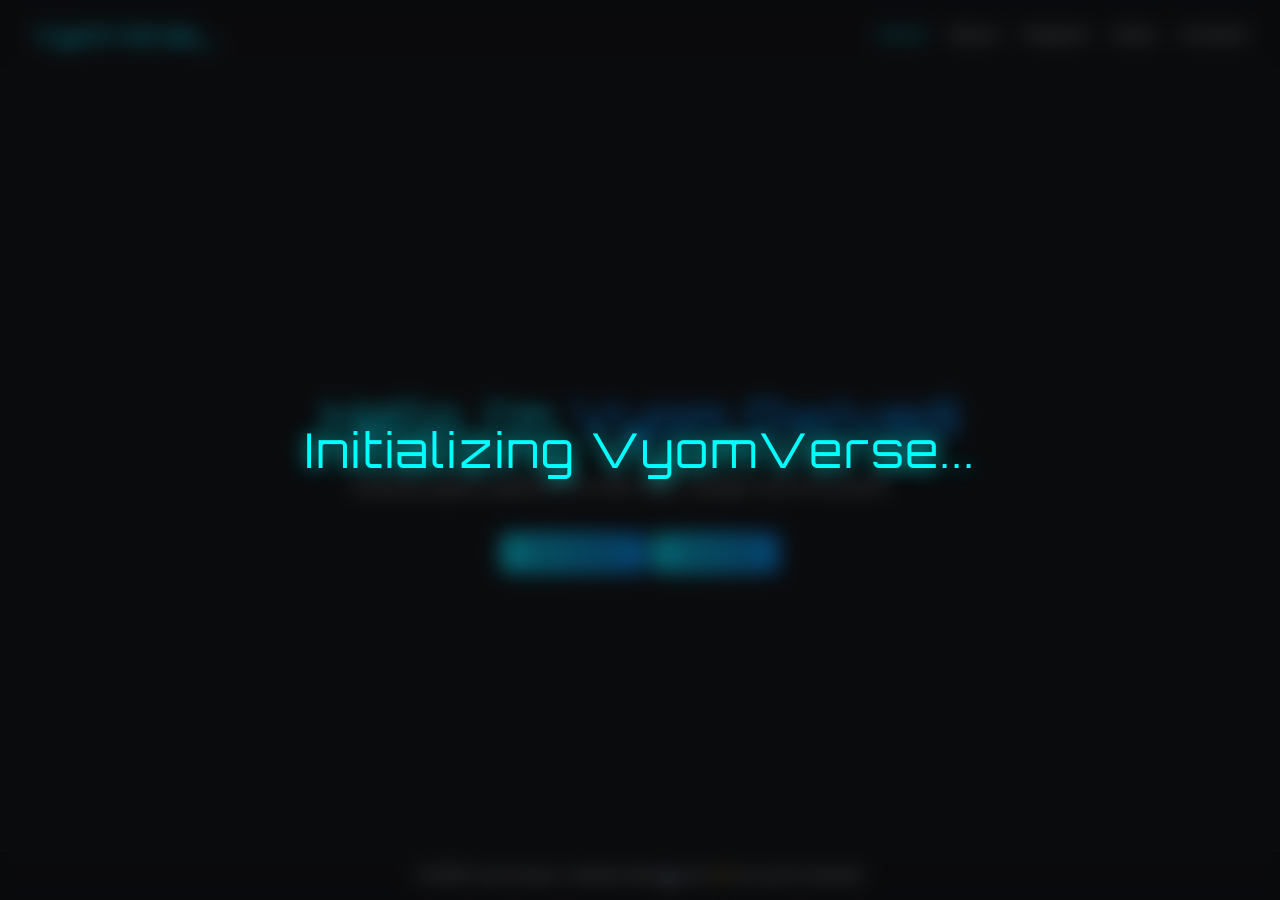
<file: index.html>
<!DOCTYPE html>
<html lang="en">
<head>
  <meta charset="UTF-8">
  <meta name="viewport" content="width=device-width, initial-scale=1.0">
  <title>VyomVerse | Developer Portfolio</title>
  <link rel="stylesheet" href="css/style.css">
  <link rel="stylesheet" href="https://fonts.googleapis.com/css2?family=Orbitron:wght@400;600&family=Poppins:wght@300;500&display=swap">
</head>
<body>

  <header class="navbar">
    <h2 class="logo">VyomVerse_<span></span></h2>
    <nav class="nav">
      <a href="index.html" class="active">Home</a>
      <a href="about.html">About</a>
      <a href="projects.html">Projects</a>
      <a href="stats.html">Stats</a>
      <a href="contact.html">Contact</a>
    </nav>
  </header>

  <section class="hero">
    <div class="hero-content">
      <h1>Hello, I'm <span class="highlight">Vyom Dwivedi</span></h1>
      <p>Building digital experiences with logic, design, and innovation.</p>
      <div class="hero-buttons">
        <button class="btn primary">
          <a href="projects.html">View My Work</a>
        </button>
        <button class="btn secondary">
          <a href="contact.html">Contact Me</a>
        </button>
      </div>
    </div>
  </section>

  <footer class="site-footer">
    <p>© 2025 VyomVerse. Crafted with 💻 and ⚡ by Vyom Dwivedi.</p>
  </footer>
  
  <div id="loading-screen">
    <div class="loading-text">Initializing VyomVerse...</div>
  </div>  

  <script src="js/main.js"></script>
</body>
</html>
</file>
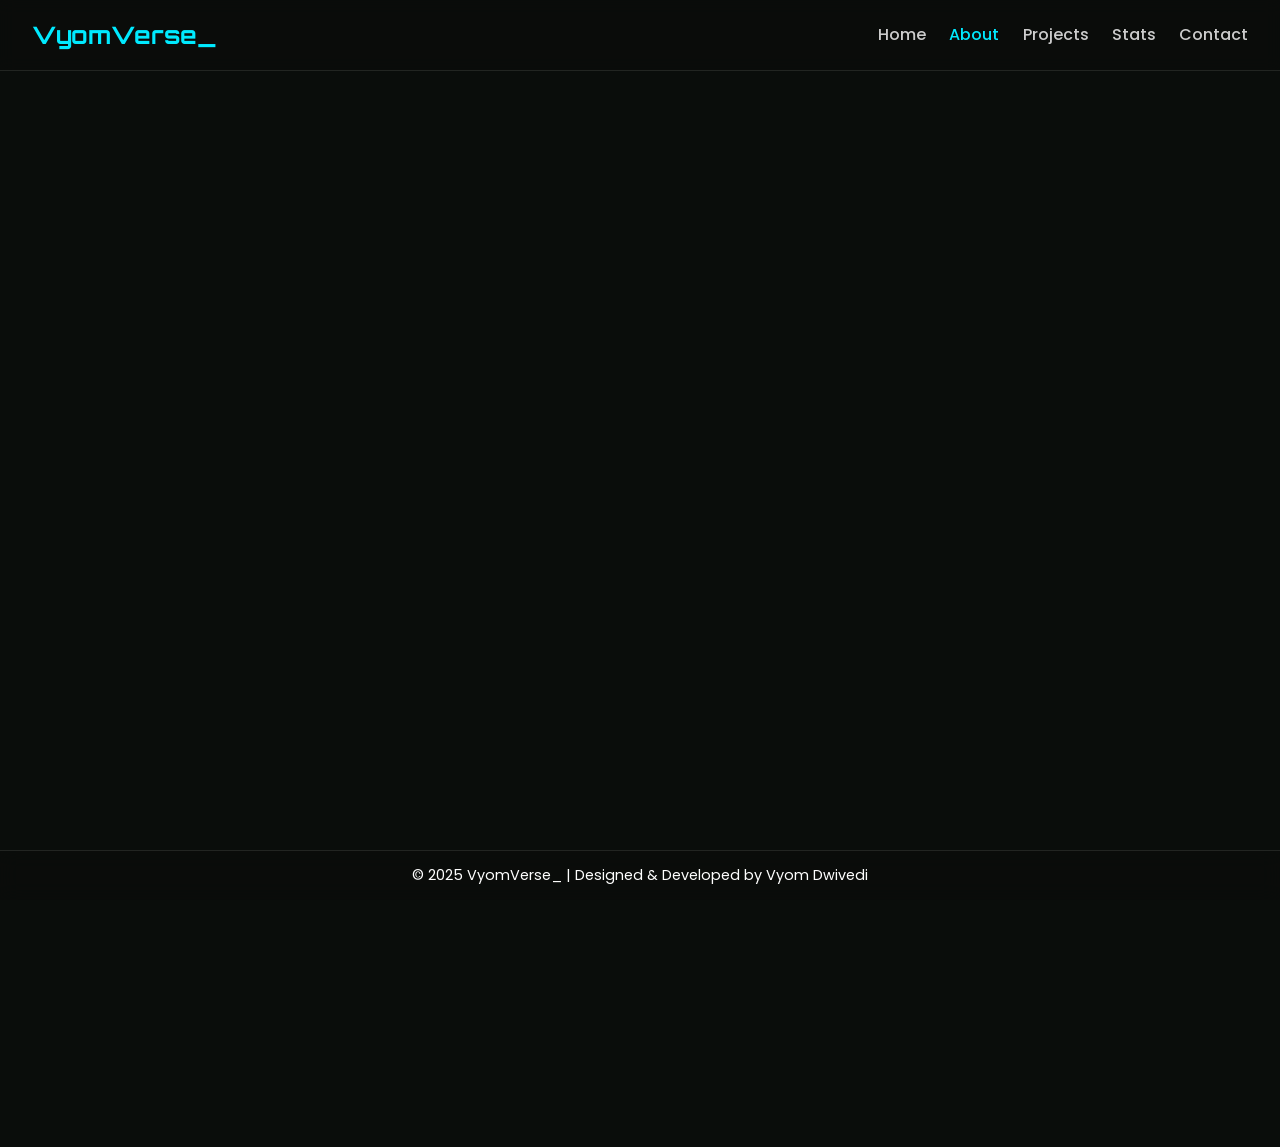
<file: about.html>
<!DOCTYPE html>
<html lang="en">
<head>
  <meta charset="UTF-8" />
  <meta name="viewport" content="width=device-width, initial-scale=1.0" />
  <title>About | VyomVerse_</title>
  <link rel="stylesheet" href="css/style.css" />
  <link rel="stylesheet" href="css/about.css" />
  <link href="https://fonts.googleapis.com/css2?family=Orbitron:wght@600&family=Poppins:wght@300;400;600&display=swap" rel="stylesheet">
</head>
<body>

  
  <header class="navbar">
    <h2 class="logo">VyomVerse_<span></span></h2>
    <nav class="nav">
      <a href="index.html">Home</a>
      <a href="about.html" class="active">About</a>
      <a href="projects.html">Projects</a>
      <a href="stats.html">Stats</a>
      <a href="contact.html">Contact</a>
    </nav>
  </header>

  
  <section class="about-section">
    <div class="about-container">
      <div class="about-image fade-in">
        <img src="assets/profile.jpg" alt="Vyom Dwivedi">
      </div>

      <div class="about-text slide-up">
        <h2>System Info</h2>
        <h3>Vyom Dwivedi</h3>
        <p class="subtitle">Part-Time Programmer & 3D Designer</p>
        <p>
          My name is <strong>Vyom Dwivedi</strong>, and I’m a student passionate about 
          <strong>coding</strong>, <strong>3D design</strong>, and <strong>UI/UX development</strong>. 
          Beyond the screen, I enjoy <strong>playing and creating games</strong>, exploring <strong>trading</strong>,
          and experimenting with how design and logic come together.  
          Off the court, I’ve been actively playing <strong>basketball</strong> for the past three years — 
          the last two at a <strong>professional level</strong>.  
          I believe in growth through passion, precision, and purpose-driven creation.
        </p>
      </div>
    </div>

    
    <div class="timeline fade-in">
      <h2 class="timeline-title">Developer Journey</h2>
      <div class="timeline-item">
        <div class="timeline-dot"></div>
        <div class="timeline-content">
          <h3>2020 – 2022</h3>
          <p>Discovered my passion for <strong>programming</strong> and <strong>digital design</strong>.  
            Started experimenting with code, electronics, and creative logic.</p>
        </div>
      </div>

      <div class="timeline-item">
        <div class="timeline-dot"></div>
        <div class="timeline-content">
          <h3>2023</h3>
          <p>Began <strong>3D modeling</strong> and <strong>UI/UX</strong> exploration — 
            blending visual design with technology.</p>
        </div>
      </div>

      <div class="timeline-item">
        <div class="timeline-dot"></div>
        <div class="timeline-content">
          <h3>2024</h3>
          <p>Created advanced <strong>apps</strong>, <strong>web interfaces</strong>, and 
            automation prototypes — expanding into full-stack concepts.</p>
        </div>
      </div>

      <div class="timeline-item">
        <div class="timeline-dot"></div>
        <div class="timeline-content">
          <h3>2025</h3>
          <p>Focused on <strong>AI-driven experiences</strong> and futuristic design — 
            integrating creativity with intelligent systems.</p>
        </div>
      </div>
    </div>
  </section>

  
  <footer class="site-footer">
    <p>© 2025 VyomVerse_ | Designed & Developed by Vyom Dwivedi</p>
  </footer>

</body>
</html>
</file>
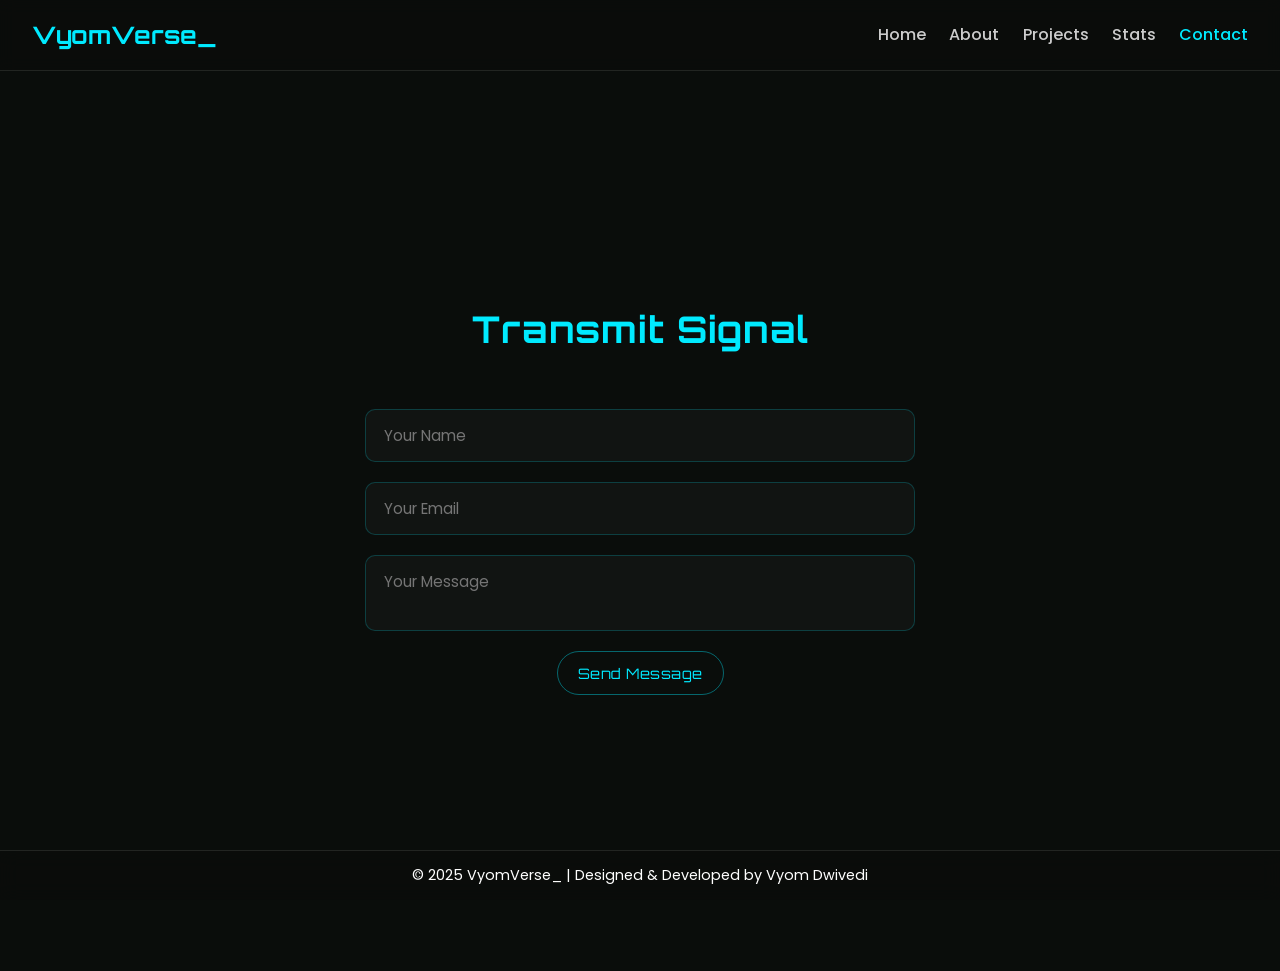
<file: contact.html>
<!DOCTYPE html>
<html lang="en">
<head>
  <meta charset="UTF-8">
  <meta name="viewport" content="width=device-width, initial-scale=1.0">
  <title>Contact | VyomVerse_</title>
  <link rel="stylesheet" href="css/style.css">
  <link rel="stylesheet" href="css/contact.css">
  <link rel="stylesheet" href="https://fonts.googleapis.com/css2?family=Orbitron:wght@400;600&family=Poppins:wght@300;500&display=swap">
</head>
<body>

  <header class="navbar">
    <h2 class="logo">VyomVerse_<span></span></h2>
    <nav class="nav">
      <a href="index.html">Home</a>
      <a href="about.html">About</a>
      <a href="projects.html">Projects</a>
      <a href="stats.html">Stats</a>
      <a href="contact.html" class="active">Contact</a>
    </nav>
  </header>

  <section class="contact-section">
    <h2>Transmit Signal</h2>
    <form id="contactForm">
      <input type="text" placeholder="Your Name" required>
      <input type="email" placeholder="Your Email" required>
      <textarea placeholder="Your Message" required></textarea>
      <button type="submit" class="btn">Send Message</button>
    </form>
    <p id="formMessage"></p>
  </section>

  <footer class="site-footer">
    <p>© 2025 VyomVerse_ | Designed & Developed by Vyom Dwivedi</p>
  </footer>

  <script src="js/contact.js"></script>
</body>
</html>
</file>
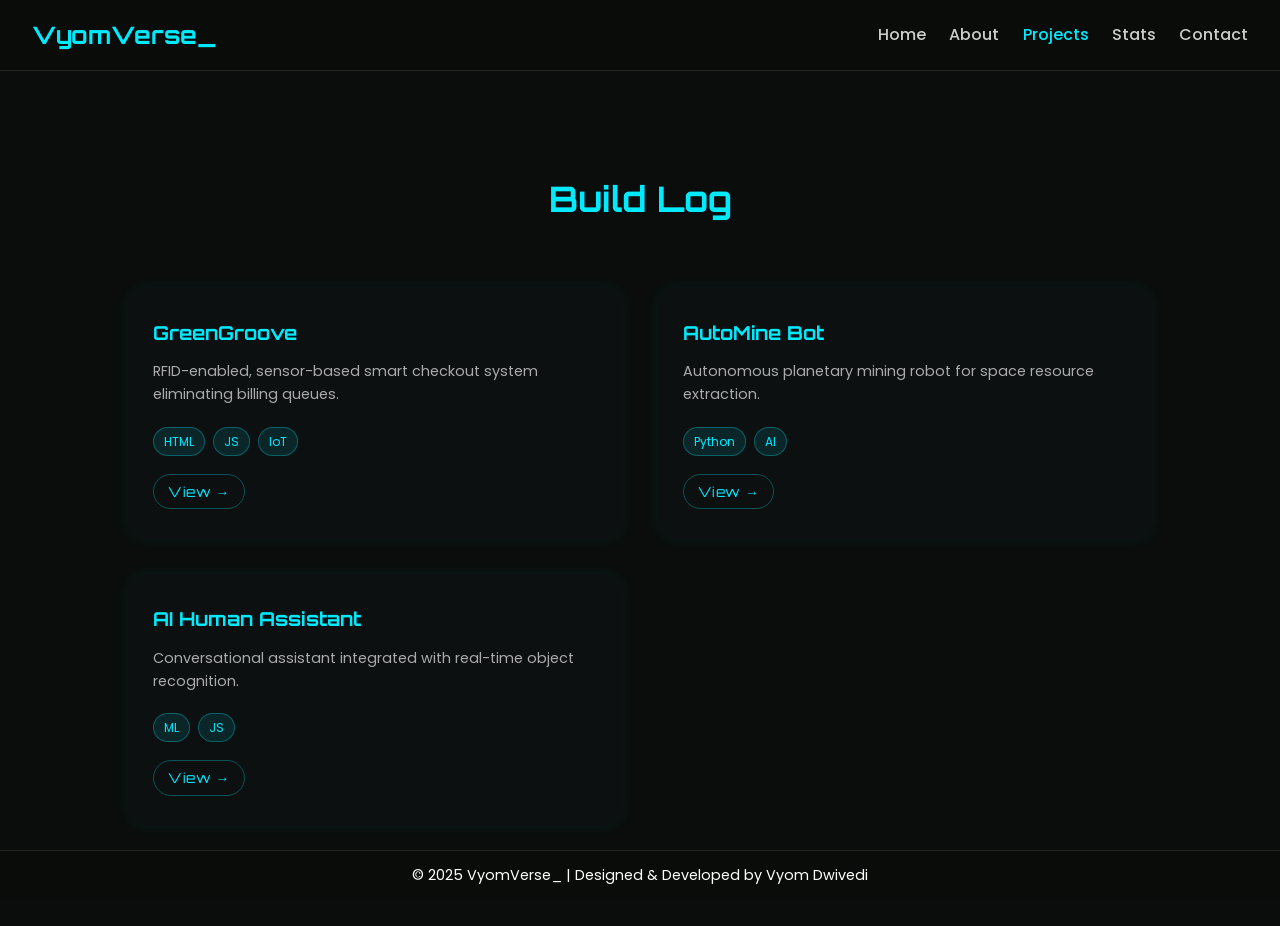
<file: projects.html>
<!DOCTYPE html>
<html lang="en">
<head>
  <meta charset="UTF-8">
  <meta name="viewport" content="width=device-width, initial-scale=1.0">
  <title>Projects | VyomVerse_</title>
  <link rel="stylesheet" href="css/style.css">
  <link rel="stylesheet" href="css/projects.css">
  <link rel="stylesheet" href="https://fonts.googleapis.com/css2?family=Orbitron:wght@400;600&family=Poppins:wght@300;500&display=swap">
</head>
<body>

  <header class="navbar">
    <h2 class="logo">VyomVerse_<span></span></h2>
    <nav class="nav">
      <a href="index.html">Home</a>
      <a href="about.html">About</a>
      <a href="projects.html" class="active">Projects</a>
      <a href="stats.html">Stats</a>
      <a href="contact.html">Contact</a>
    </nav>
  </header>

  <section class="projects">
    <h2>Build Log</h2>
    <div class="project-grid">
      <div class="project-card">
        <h3>GreenGroove</h3>
        <p>RFID-enabled, sensor-based smart checkout system eliminating billing queues.</p>
        <div class="tags"><span>HTML</span><span>JS</span><span>IoT</span></div>
        <a href="#" class="btn-small">View →</a>
      </div>

      <div class="project-card">
        <h3>AutoMine Bot</h3>
        <p>Autonomous planetary mining robot for space resource extraction.</p>
        <div class="tags"><span>Python</span><span>AI</span></div>
        <a href="#" class="btn-small">View →</a>
      </div>

      <div class="project-card">
        <h3>AI Human Assistant</h3>
        <p>Conversational assistant integrated with real-time object recognition.</p>
        <div class="tags"><span>ML</span><span>JS</span></div>
        <a href="#" class="btn-small">View →</a>
      </div>
    </div>
  </section>

  <footer class="site-footer">
    <p>© 2025 VyomVerse_ | Designed & Developed by Vyom Dwivedi</p>
  </footer>
</body>
</html>
</file>
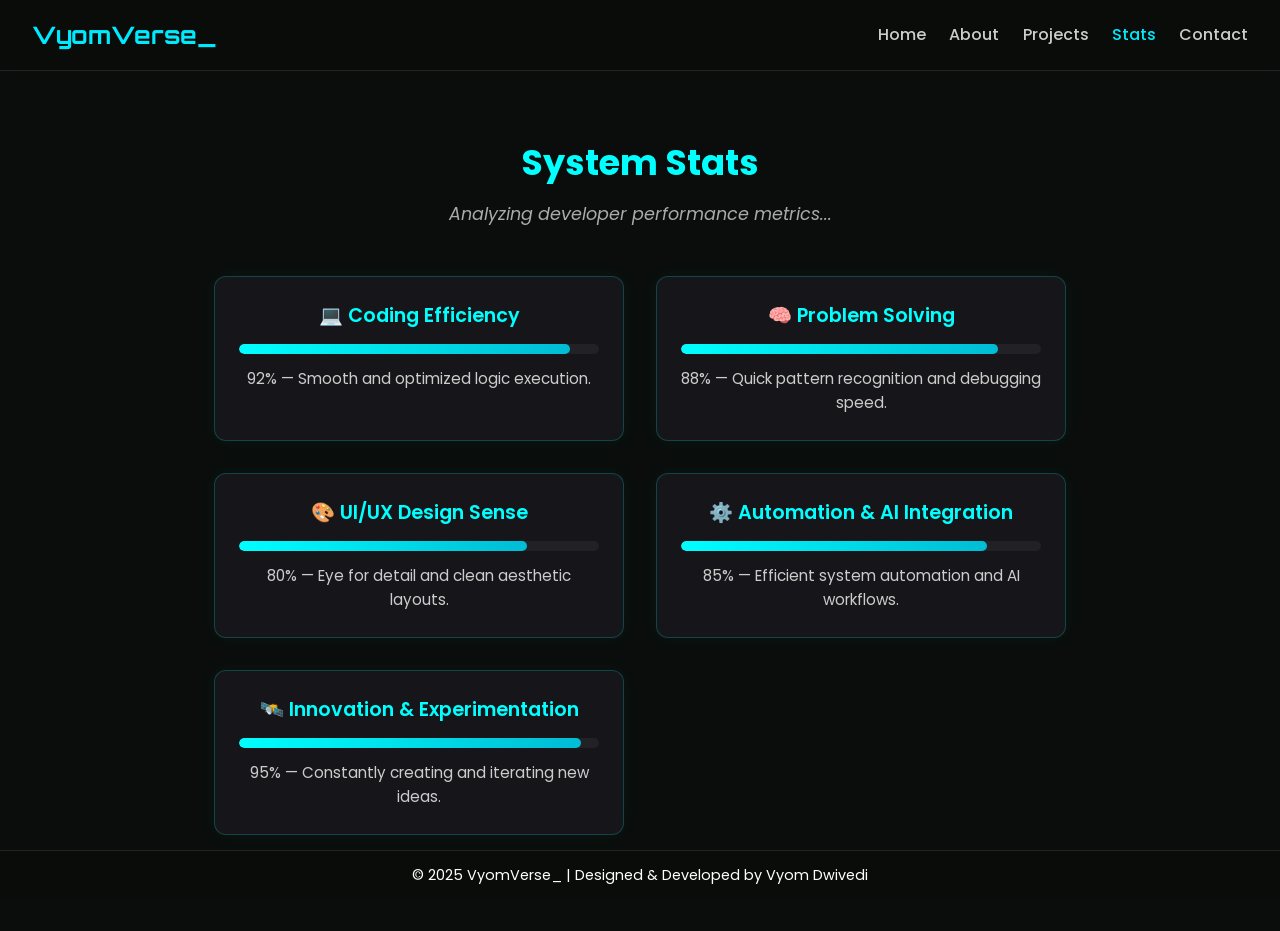
<file: stats.html>
<!DOCTYPE html>
<html lang="en">
<head>
  <meta charset="UTF-8">
  <meta name="viewport" content="width=device-width, initial-scale=1.0">
  <title>Stats | VyomVerse_</title>
  <link rel="stylesheet" href="css/style.css">
  <link rel="stylesheet" href="css/stats.css">
  <link rel="stylesheet" href="https://fonts.googleapis.com/css2?family=Orbitron:wght@400;600&family=Poppins:wght@300;500&display=swap">
</head>
<body>

  
  <header class="navbar">
    <h2 class="logo">VyomVerse_<span></span></h2>
    <nav class="nav">
      <a href="index.html">Home</a>
      <a href="about.html">About</a>
      <a href="projects.html">Projects</a>
      <a href="stats.html" class="active">Stats</a>
      <a href="contact.html">Contact</a>
    </nav>
  </header>

  
  <main>
    <section class="stats-section">
      <h2 class="section-title">System Stats</h2>
      <p class="section-subtitle">Analyzing developer performance metrics...</p>

      <div class="stats-container">
        
        <div class="stat-card">
          <h3>💻 Coding Efficiency</h3>
          <div class="progress-bar"><div class="progress-fill" style="width: 92%;"></div></div>
          <p>92% — Smooth and optimized logic execution.</p>
        </div>

        
        <div class="stat-card">
          <h3>🧠 Problem Solving</h3>
          <div class="progress-bar"><div class="progress-fill" style="width: 88%;"></div></div>
          <p>88% — Quick pattern recognition and debugging speed.</p>
        </div>

        
        <div class="stat-card">
          <h3>🎨 UI/UX Design Sense</h3>
          <div class="progress-bar"><div class="progress-fill" style="width: 80%;"></div></div>
          <p>80% — Eye for detail and clean aesthetic layouts.</p>
        </div>

        
        <div class="stat-card">
          <h3>⚙️ Automation & AI Integration</h3>
          <div class="progress-bar"><div class="progress-fill" style="width: 85%;"></div></div>
          <p>85% — Efficient system automation and AI workflows.</p>
        </div>

        
        <div class="stat-card">
          <h3>🛰️ Innovation & Experimentation</h3>
          <div class="progress-bar"><div class="progress-fill" style="width: 95%;"></div></div>
          <p>95% — Constantly creating and iterating new ideas.</p>
        </div>
      </div>
    </section>
  </main>

  
  <footer class="site-footer">
    <p>© 2025 VyomVerse_ | Designed & Developed by Vyom Dwivedi</p>
  </footer>

  <script src="js/main.js"></script>
</body>
</html>
</file>
<file: css/style.css>
* {
  margin: 0;
  padding: 0;
  box-sizing: border-box;
}

body {
  background: rgba(10, 13, 11, 1);
  color: #eaeaea;
  font-family: 'Poppins', sans-serif;
  line-height: 1.6;
  overflow-x: hidden;
}

#loading-screen {
  position: fixed;
  top: 0;
  left: 0;
  width: 100%;
  height: 100%;
  backdrop-filter: blur(10px);
  background: rgba(10, 10, 15, 0.6);
  display: flex;
  justify-content: center;
  align-items: center;
  z-index: 9999;
  transition: opacity 1s ease;
}

.loading-text {
  font-family: 'Orbitron', sans-serif;
  font-size: 3rem;
  color: #00ffff;
  text-shadow: 0 0 20px #00ffff;
  letter-spacing: 2px;
  text-align: center;
  animation: pulse 2s infinite ease-in-out;
}

@keyframes pulse {
  0% { opacity: 0.7; transform: scale(1); }
  50% { opacity: 1; transform: scale(1.05); }
  100% { opacity: 0.7; transform: scale(1); }
}

#loading-screen.fade-out {
  opacity: 0;
  pointer-events: none;
}

.navbar {
  display: flex;
  justify-content: space-between;
  align-items: center;
  background: rgba(10, 13, 11, 0.9);
  padding: 1rem 2rem;
  border-bottom: 1px solid rgba(255, 255, 255, 0.1);
  position: sticky;
  top: 0;
  z-index: 999;
  backdrop-filter: blur(8px);
}

.logo {
  font-family: 'Orbitron', sans-serif;
  font-size: 1.5rem;
  color: #00eaff;
}

.nav a {
  text-decoration: none;
  color: #ccc;
  margin-left: 1.2rem;
  transition: color 0.3s;
  font-weight: 500;
}

.nav a:hover,
.nav a.active {
  color: #00eaff;
}

.hero {
  min-height: 90vh;
  display: flex;
  flex-direction: column;
  justify-content: center;
  align-items: center;
  text-align: center;
  color: #fff;
}

.hero h1 {
  font-family: 'Orbitron', sans-serif;
  font-size: 3rem;
  color: #00eaff;
}

.hero p {
  max-width: 600px;
  color: #ccc;
  margin-top: 1rem;
  font-size: 1.1rem;
}
.hero .highlight {
  color: #0094ff;
}
.hero button {
  margin-top: 2rem;
  padding: 0.8rem 1.8rem;
  background: linear-gradient(90deg, #00eaff, #0094ff);
  border: none;
  border-radius: 8px;
  color: #0b0b0f;
  font-weight: 600;
  cursor: pointer;
  transition: 0.3s;
}

.hero button a {
  text-decoration: none;
  color: #0b0b0f;
}

.hero button:hover {
  transform: scale(1.05);
  background: linear-gradient(90deg, #0094ff, #00eaff);
}

.site-footer {
  position: fixed;
  bottom: 0;
  left: 0;
  width: 100%;
  background: rgba(10, 13, 11, 0.9);
  color: #fff;
  text-align: center;
  padding: 0.8rem;
  font-size: 0.9rem;
  border-top: 1px solid rgba(255, 255, 255, 0.1);
  backdrop-filter: blur(10px);
  z-index: 1000;
}
</file>
<file: css/about.css>
.about-section {
  display: flex;
  flex-direction: column;
  align-items: center;
  padding: 3rem 2rem;
  max-width: 1200px;
  margin: 0 auto;
}

.about-container {
  display: flex;
  align-items: flex-start;
  gap: 3rem;
  flex-wrap: wrap;
  margin-bottom: 2rem;
}

.about-image img {
  width: 260px;
  height: 340px;
  object-fit: cover;
  border-radius: 20px;
  box-shadow: 0 0 20px rgba(0, 234, 255, 0.3);
  animation: fadeIn 1.2s ease-in-out forwards;
  opacity: 0;
}

.about-text {
  max-width: 600px;
  animation: slideUp 1.2s ease-in-out forwards;
  opacity: 0;
  transform: translateY(30px);
}

.about-text h2 {
  font-family: 'Orbitron', sans-serif;
  color: #00eaff;
  margin-bottom: 0.8rem;
}

.about-text h3 {
  font-size: 1.5rem;
  margin-bottom: 0.2rem;
  color: #fff;
}

.about-text .subtitle {
  font-style: italic;
  color: #bbb;
  margin-bottom: 1rem;
}

.about-text p {
  color: #ccc;
}

.about-text strong {
  color: #00eaff;
}

.timeline {
  margin-top: 2rem;
  width: 100%;
  border-left: 2px solid rgba(0, 234, 255, 0.3);
  padding-left: 2rem;
  position: relative;
  animation: fadeIn 1.3s ease forwards;
  opacity: 0;
}

.timeline-title {
  font-family: 'Orbitron', sans-serif;
  color: #00eaff;
  margin-bottom: 1.5rem;
  text-align: center;
}

.timeline-item {
  margin-bottom: 1.8rem;
  position: relative;
  animation: slideIn 1s ease forwards;
  opacity: 0;
}

.timeline-dot {
  position: absolute;
  left: -1.2rem;
  top: 0.6rem;
  width: 12px;
  height: 12px;
  background: #00eaff;
  border-radius: 50%;
  box-shadow: 0 0 8px #00eaff;
}

.timeline-content {
  background: rgba(20, 20, 25, 0.7);
  padding: 1rem 1.2rem;
  border-radius: 10px;
  border: 1px solid rgba(255, 255, 255, 0.1);
}

.timeline-content h3 {
  color: #00eaff;
  margin-bottom: 0.5rem;
}

.timeline-content p {
  color: #ddd;
}


@media (max-width: 900px) {
  .about-container {
    flex-direction: column;
    align-items: center;
    text-align: center;
  }

  .about-image img {
    width: 220px;
    height: 300px;
  }

  .timeline {
    padding-left: 1.2rem;
  }

  .timeline-content {
    text-align: left;
  }
}

@media (max-width: 600px) {
  .about-text h2 {
    font-size: 1.3rem;
  }
  .about-text h3 {
    font-size: 1.1rem;
  }
  .timeline-title{
    font-size: 1.2rem;
  }
}
</file>
<file: css/contact.css>
body {
  background: rgba(10, 13, 11, 1);
  color: #d7d7d7;
  font-family: 'Poppins', sans-serif;
  margin: 0;
  overflow-x: hidden;
}

.contact-section {
  min-height: 100vh;
  padding: 120px 10%;
  text-align: center;
  display: flex;
  flex-direction: column;
  align-items: center;
  justify-content: center;
  animation: fadeInPage 1s ease-in;
}

.contact-section h2 {
  font-family: 'Orbitron', sans-serif;
  font-size: 2.3rem;
  color: #00eaff;
  margin-bottom: 50px;
  letter-spacing: 1px;
  animation: fadeDown 1s ease-out;
}

form {
  width: 100%;
  max-width: 550px;
  display: flex;
  flex-direction: column;
  gap: 20px;
  animation: fadeUp 1.2s ease-out;
}

form input,
form textarea {
  width: 100%;
  padding: 14px 18px;
  background: rgba(255, 255, 255, 0.03);
  border: 1px solid rgba(0, 234, 255, 0.2);
  border-radius: 10px;
  color: #e0e0e0;
  font-size: 0.95rem;
  font-family: 'Poppins', sans-serif;
  transition: all 0.3s ease;
  resize: none;
}

form input:focus,
form textarea:focus {
  outline: none;
  border-color: rgba(0, 234, 255, 0.8);
  box-shadow: 0 0 10px rgba(0, 234, 255, 0.3);
  background: rgba(255, 255, 255, 0.06);
}

.btn {
  background: transparent;
  border: 1px solid rgba(0, 234, 255, 0.4);
  color: #00eaff;
  font-family: 'Orbitron', sans-serif;
  font-size: 0.9rem;
  padding: 12px 20px;
  border-radius: 25px;
  cursor: pointer;
  transition: all 0.3s ease;
  align-self: center;
  letter-spacing: 0.5px;
}

.btn:hover {
  background: #00eaff;
  color: #0a0a0f;
  box-shadow: 0 0 20px rgba(0, 234, 255, 0.6);
  transform: translateY(-2px);
}

#formMessage {
  margin-top: 25px;
  font-size: 0.95rem;
  color: #00eaff;
  min-height: 22px;
  animation: fadeIn 1s ease-in;
}

@keyframes fadeInPage {
  from { opacity: 0; transform: scale(0.98); }
  to { opacity: 1; transform: scale(1); }
}

@keyframes fadeDown {
  from { opacity: 0; transform: translateY(-30px); }
  to { opacity: 1; transform: translateY(0); }
}

@keyframes fadeUp {
  from { opacity: 0; transform: translateY(30px); }
  to { opacity: 1; transform: translateY(0); }
}

@keyframes fadeIn {
  from { opacity: 0; }
  to { opacity: 1; }
}

@media (max-width: 800px) {
  .contact-section {
    padding: 100px 7%;
  }

  .contact-section h2 {
    font-size: 2rem;
  }

  form {
    max-width: 90%;
  }
}

@media (max-width: 500px) {
  .contact-section h2 {
    font-size: 1.7rem;
  }

  .btn {
    font-size: 0.85rem;
    padding: 10px 18px;
  }
}
</file>
<file: css/projects.css>
body {
  background: rgba(10, 13, 11, 1);
  color: #d7d7d7;
  font-family: 'Poppins', sans-serif;
  margin: 0;
  overflow-x: hidden;
}

.projects {
  padding: 100px 10%;
  text-align: center;
}

.projects h2 {
  font-family: 'Orbitron', sans-serif;
  font-size: 2.2rem;
  color: #00eaff;
  margin-bottom: 60px;
  animation: fadeDown 1s ease-out;
}

.project-grid {
  display: grid;
  grid-template-columns: repeat(auto-fit, minmax(320px, 1fr));
  gap: 35px;
  justify-content: center;
  align-items: stretch;
}

.project-card {
  background: rgb(12, 16, 16);
  border-radius: 16px;
  padding: 30px 25px;
  text-align: left;
  box-shadow: 0 0 15px rgba(0, 255, 255, 0.07);
  transition: all 0.35s ease;
  position: relative;
  overflow: hidden;
  animation: fadeUp 1.2s ease both;
}

.project-card::before {
  content: "";
  position: absolute;
  top: -50%;
  left: -50%;
  width: 200%;
  height: 200%;
  background: radial-gradient(circle, rgba(0, 234, 255, 0.07) 0%, transparent 70%);
  transform: scale(0);
  transition: transform 0.4s ease;
}

.project-card:hover::before {
  transform: scale(1);
}

.project-card:hover {
  transform: translateY(-8px);
  box-shadow: 0 0 25px rgba(0, 255, 255, 0.2);
}

.project-card h3 {
  font-family: 'Orbitron', sans-serif;
  color: #00eaff;
  font-size: 1.2rem;
  margin-bottom: 12px;
}

.project-card p {
  font-size: 0.9rem;
  color: #aaa;
  margin-bottom: 20px;
  line-height: 1.6;
}

.tags {
  display: flex;
  gap: 8px;
  flex-wrap: wrap;
  margin-bottom: 18px;
}

.tags span {
  background: rgba(0, 234, 255, 0.1);
  color: #00eaff;
  border: 1px solid rgba(0, 234, 255, 0.3);
  border-radius: 20px;
  padding: 4px 10px;
  font-size: 0.75rem;
  transition: all 0.3s ease;
}

.tags span:hover {
  background: rgba(0, 234, 255, 0.25);
  box-shadow: 0 0 10px rgba(0, 234, 255, 0.3);
}

.btn-small {
  display: inline-block;
  font-size: 0.85rem;
  color: #00eaff;
  text-decoration: none;
  border: 1px solid rgba(0, 234, 255, 0.3);
  padding: 6px 14px;
  border-radius: 20px;
  transition: all 0.3s ease;
  font-family: 'Orbitron', sans-serif;
  letter-spacing: 0.5px;
}

.btn-small:hover {
  background: #00eaff;
  color: #0a0a0f;
  box-shadow: 0 0 15px rgba(0, 234, 255, 0.6);
  transform: translateY(-2px);
}

@keyframes fadeUp {
  from {
    opacity: 0;
    transform: translateY(25px);
  }
  to {
    opacity: 1;
    transform: translateY(0);
  }
}

@keyframes fadeDown {
  from {
    opacity: 0;
    transform: translateY(-25px);
  }
  to {
    opacity: 1;
    transform: translateY(0);
  }
}

@media (max-width: 900px) {
  .projects {
    padding: 80px 7%;
  }

  .projects h2 {
    font-size: 2rem;
  }

  .project-grid {
    gap: 25px;
  }

  .project-card {
    padding: 25px;
  }
}

@media (max-width: 600px) {
  .projects h2 {
    font-size: 1.7rem;
  }

  .project-card h3 {
    font-size: 1rem;
  }

  .project-card p {
    font-size: 0.85rem;
  }
}
</file>
<file: css/stats.css>
.stats-section {
  max-width: 900px;
  margin: 0 auto;
  padding: 4rem 1.5rem 6rem;
  text-align: center;
  color: #e0e0e0;
}

.section-title {
  color: #00ffff;
  font-size: 2.2rem;
  margin-bottom: 0.5rem;
}

.section-subtitle {
  color: #aaa;
  margin-bottom: 3rem;
  font-size: 1.1rem;
  font-style: italic;
}

.stats-container {
  display: grid;
  grid-template-columns: repeat(auto-fit, minmax(280px, 1fr));
  gap: 2rem;
}

.stat-card {
  background: rgba(25, 25, 30, 0.85);
  border: 1px solid rgba(0, 255, 255, 0.2);
  border-radius: 12px;
  padding: 1.5rem;
  box-shadow: 0 0 20px rgba(0, 255, 255, 0.05);
  transition: transform 0.3s ease, box-shadow 0.3s ease;
}

.stat-card:hover {
  transform: translateY(-5px);
  box-shadow: 0 0 25px rgba(0, 255, 255, 0.2);
}

.stat-card h3 {
  margin-bottom: 0.8rem;
  color: #00ffff;
  font-weight: 600;
  font-size: 1.2rem;
}

.progress-bar {
  background: rgba(255, 255, 255, 0.05);
  height: 10px;
  border-radius: 5px;
  margin-bottom: 0.8rem;
  overflow: hidden;
}

.progress-fill {
  height: 100%;
  background: linear-gradient(90deg, #00ffff, #00bcd4);
  border-radius: 5px;
  transition: width 1s ease-in-out;
}

.stat-card p {
  font-size: 0.95rem;
  color: #ccc;
}
</file>
